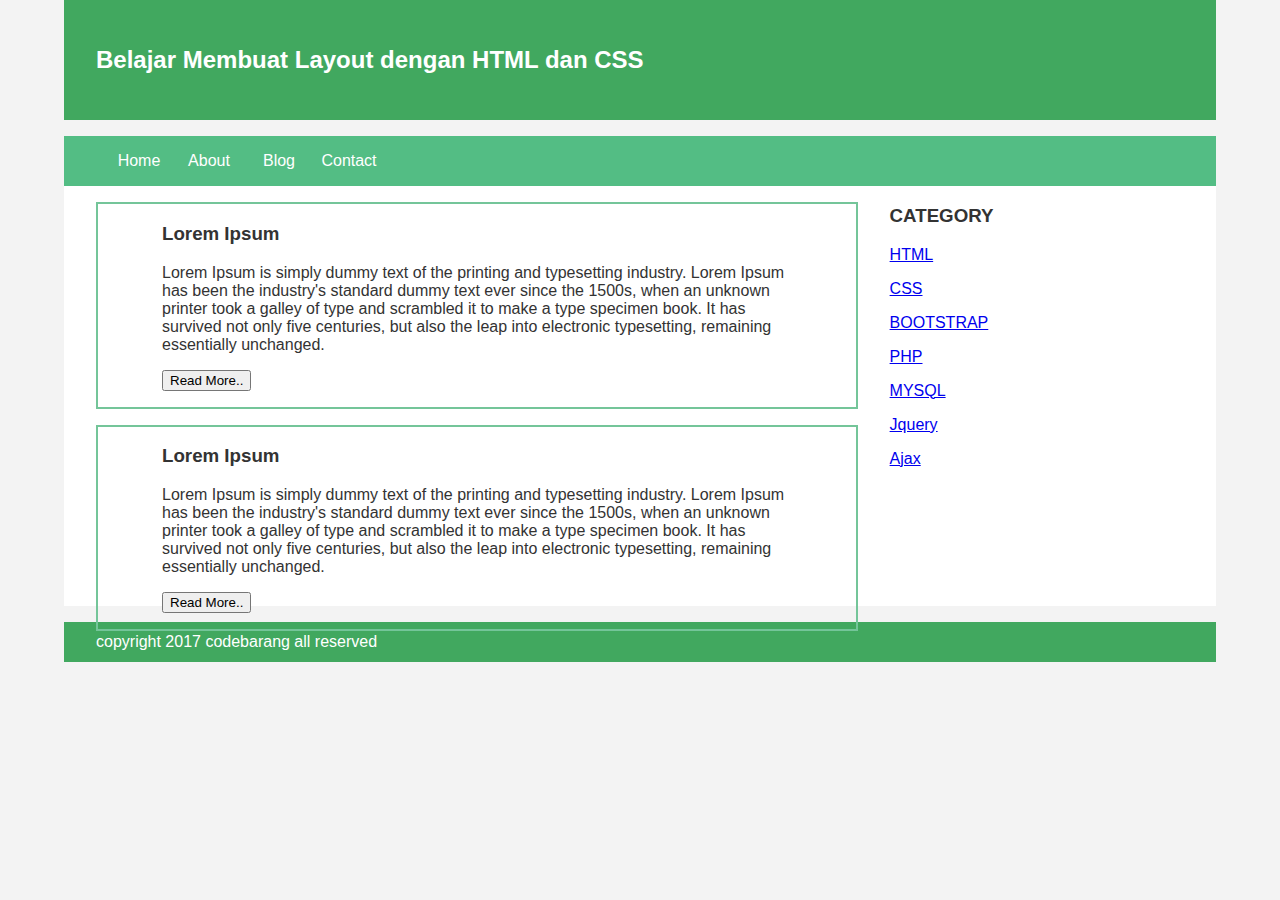
<file: index.html>
<html>
    <head>
        <title>Belajar Membuat Layout dengan HTML dan CSS</title>
        <link rel="stylesheet" href="custom.css"/>
    </head>
    <body>
        <div class="header">
            <div class="jarak">
                <h2>Belajar Membuat Layout dengan HTML dan CSS</h2>
            </div>
        </div>
        <div class="menu">
            <ul>
                <li><a href="#">Home</a></li>
                <li><a href="#">About</a></li>
                <li><a href="#">Blog</a></li>
                <li><a href="#">Contact</a></li>
            </ul>
        </div>
        <div class="content">
            <div class="jarak">
                <!-- kiri -->
                <div class="kiri">
                    <!-- blog -->
                    <div class="border">
                        <div class="jarak">
                            <h3>Lorem Ipsum</h3>
                            <p>Lorem Ipsum is simply dummy text of the printing and typesetting industry. Lorem Ipsum has been  the industry's standard dummy text ever since the 1500s, when an unknown printer took a galley of type and scrambled it to make a type specimen book. It has survived not only five centuries, but also the leap into electronic typesetting, remaining essentially unchanged.</p>
                            <button class="btn">Read More.. </button>
                        </div>
                    </div>
                    <!-- end blog -->
                    <!-- blog -->
                    <div class="border">
                        <div class="jarak">
                            <h3>Lorem Ipsum</h3>
                            <p>Lorem Ipsum is simply dummy text of the printing and typesetting industry. Lorem Ipsum has been  the industry's standard dummy text ever since the 1500s, when an unknown printer took a galley of type and scrambled it to make a type specimen book. It has survived not only five centuries, but also the leap into electronic typesetting, remaining essentially unchanged.</p>
                            <button class="btn">Read More.. </button>
                        </div>
                    </div>
                    <!-- end blog -->
                </div>
                <!-- kiri -->
                <!-- kanan -->
                <div class="kanan">
                    <div class="jarak">
                        <h3>CATEGORY</h3>
                        </hr>
                        <p><a href="#" class="undercor">HTML</a></p>
                        <p><a href="#" class="undercor">CSS</a></p>
                        <p><a href="#" class="undercor">BOOTSTRAP</a></p>
                        <p><a href="#" class="undercor">PHP</a></p>
                        <p><a href="#" class="undercor">MYSQL</a></p>
                        <p><a href="#" class="undercor">Jquery</a></p>
                        <p><a href="#" class="undercor">Ajax</a></p>
                    </div>
                </div>
                <!--kanan-->
            </div>
        </div>
        <div class="footer">
            <div class="jarak">
                <p>copyright 2017 codebarang all reserved</p>
            </div>
        </div>
    </body>
</html>
</file>
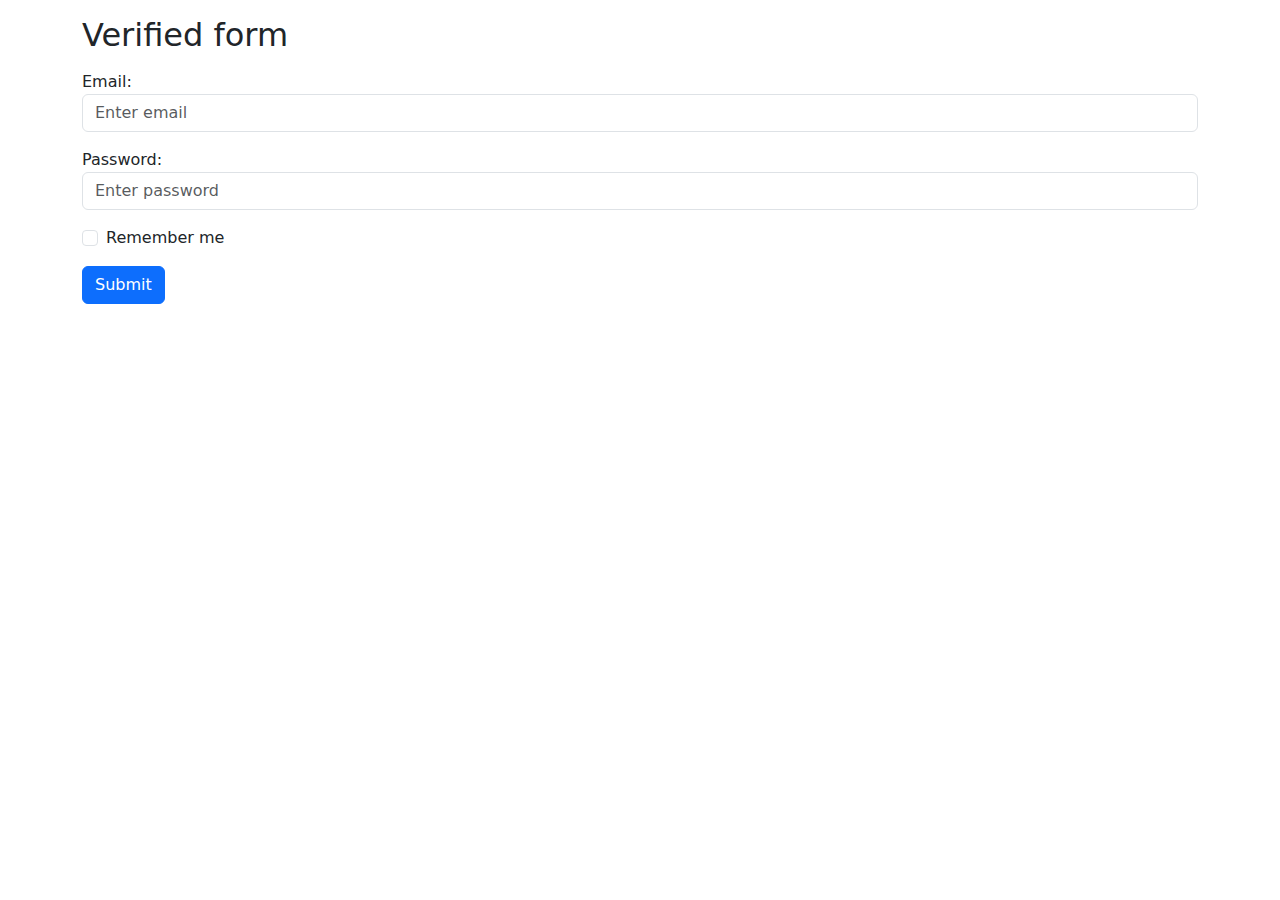
<file: form_css.html>
<!DOCTYPE html>
<html lang="en">
<head>
  <title>Bootstrap Example [Form]</title>
  <meta charset="utf-8">
  <meta name="viewport" content="width=device-width, initial-scale=1">
  <link href="css/bootstrap.min.css" rel="stylesheet">
  <script src="js/bootstrap.bundle.min.js"></script>
</head>
<body>

<div class="container mt-3">
  <h2>Verified form</h2>
  <form action="/action_page.php">
    <div class="mb-3 mt-3">
      <label for="email">Email:</label>
      <input type="email" class="form-control" id="email" placeholder="Enter email" name="email">
    </div>
    <div class="mb-3">
      <label for="pwd">Password:</label>
      <input type="password" class="form-control" id="pwd" placeholder="Enter password" name="pswd">
    </div>
    <div class="form-check mb-3">
      <label class="form-check-label">
        <input class="form-check-input" type="checkbox" name="remember"> Remember me
      </label>
    </div>
    <button type="submit" class="btn btn-primary">Submit</button>
  </form>
</div>

</body>
</html>
</file>
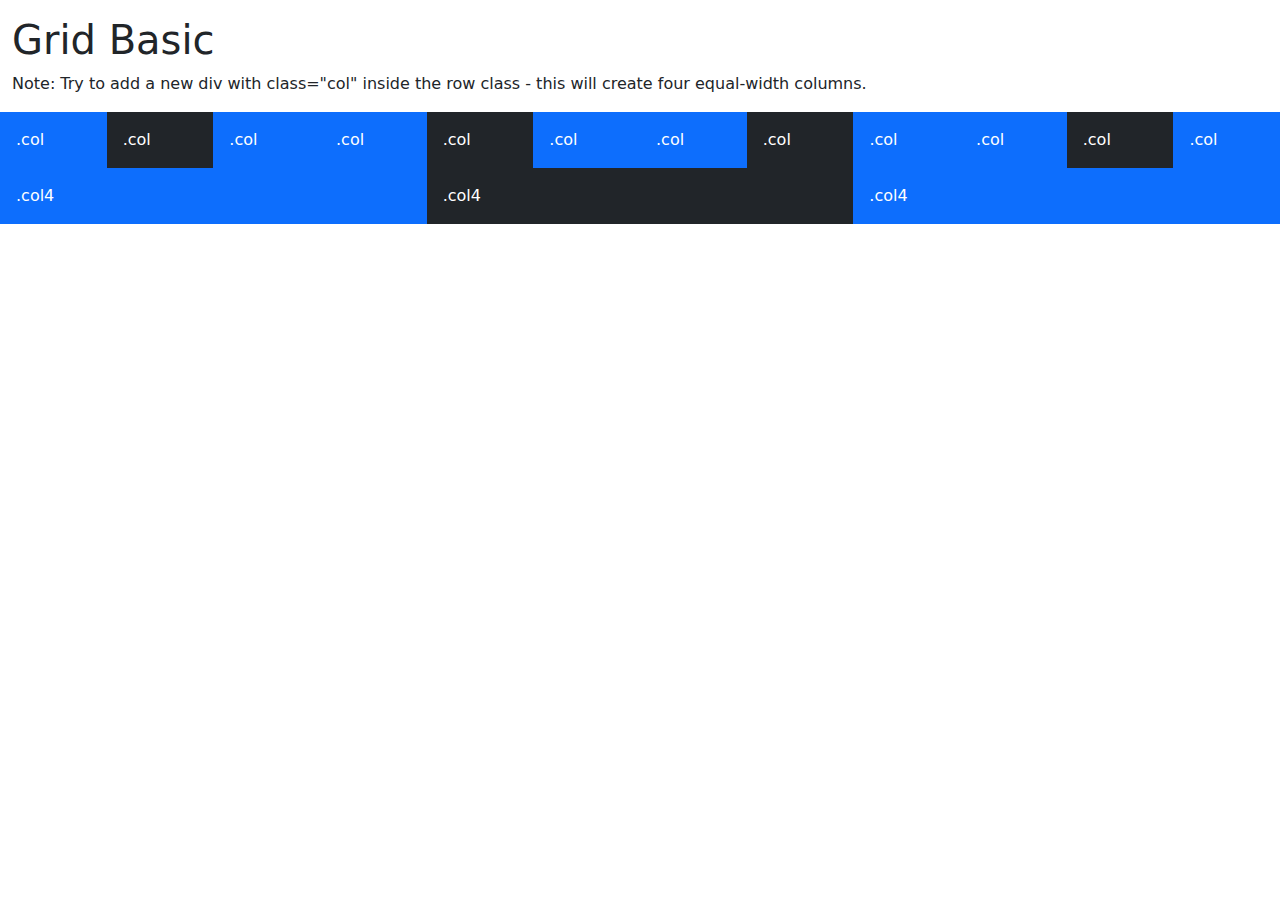
<file: gridbasic_css.html>
<!DOCTYPE html>
<html lang="en">
<head>
  <title>Bootstrap Example [Grid]</title>
  <meta charset="utf-8">
  <meta name="viewport" content="width=device-width, initial-scale=1">
  <link href="css/bootstrap.min.css" rel="stylesheet">
  <script src="js/bootstrap.bundle.min.js"></script>
</head>
<body>
  
<div class="container-fluid mt-3">
  <h1>Grid Basic</h1>
  <p>Note: Try to add a new div with class="col" inside the row class - this will create four equal-width columns.</p>
  <div class="row">
    <div class="col p-3 bg-primary text-white">.col</div>
    <div class="col p-3 bg-dark text-white">.col</div>
    <div class="col p-3 bg-primary text-white">.col</div>
    <div class="col p-3 bg-primary text-white">.col</div>
    <div class="col p-3 bg-dark text-white">.col</div>
    <div class="col p-3 bg-primary text-white">.col</div>
    <div class="col p-3 bg-primary text-white">.col</div>
    <div class="col p-3 bg-dark text-white">.col</div>
    <div class="col p-3 bg-primary text-white">.col</div>
    <div class="col p-3 bg-primary text-white">.col</div>
    <div class="col p-3 bg-dark text-white">.col</div>
    <div class="col p-3 bg-primary text-white">.col</div>
  </div>
  <div class="row">
    <div class="col p-3 bg-primary text-white">.col4</div>
    <div class="col p-3 bg-dark text-white">.col4</div>
    <div class="col p-3 bg-primary text-white">.col4</div>
  </div>
</div>

</body>
</html>
</file>
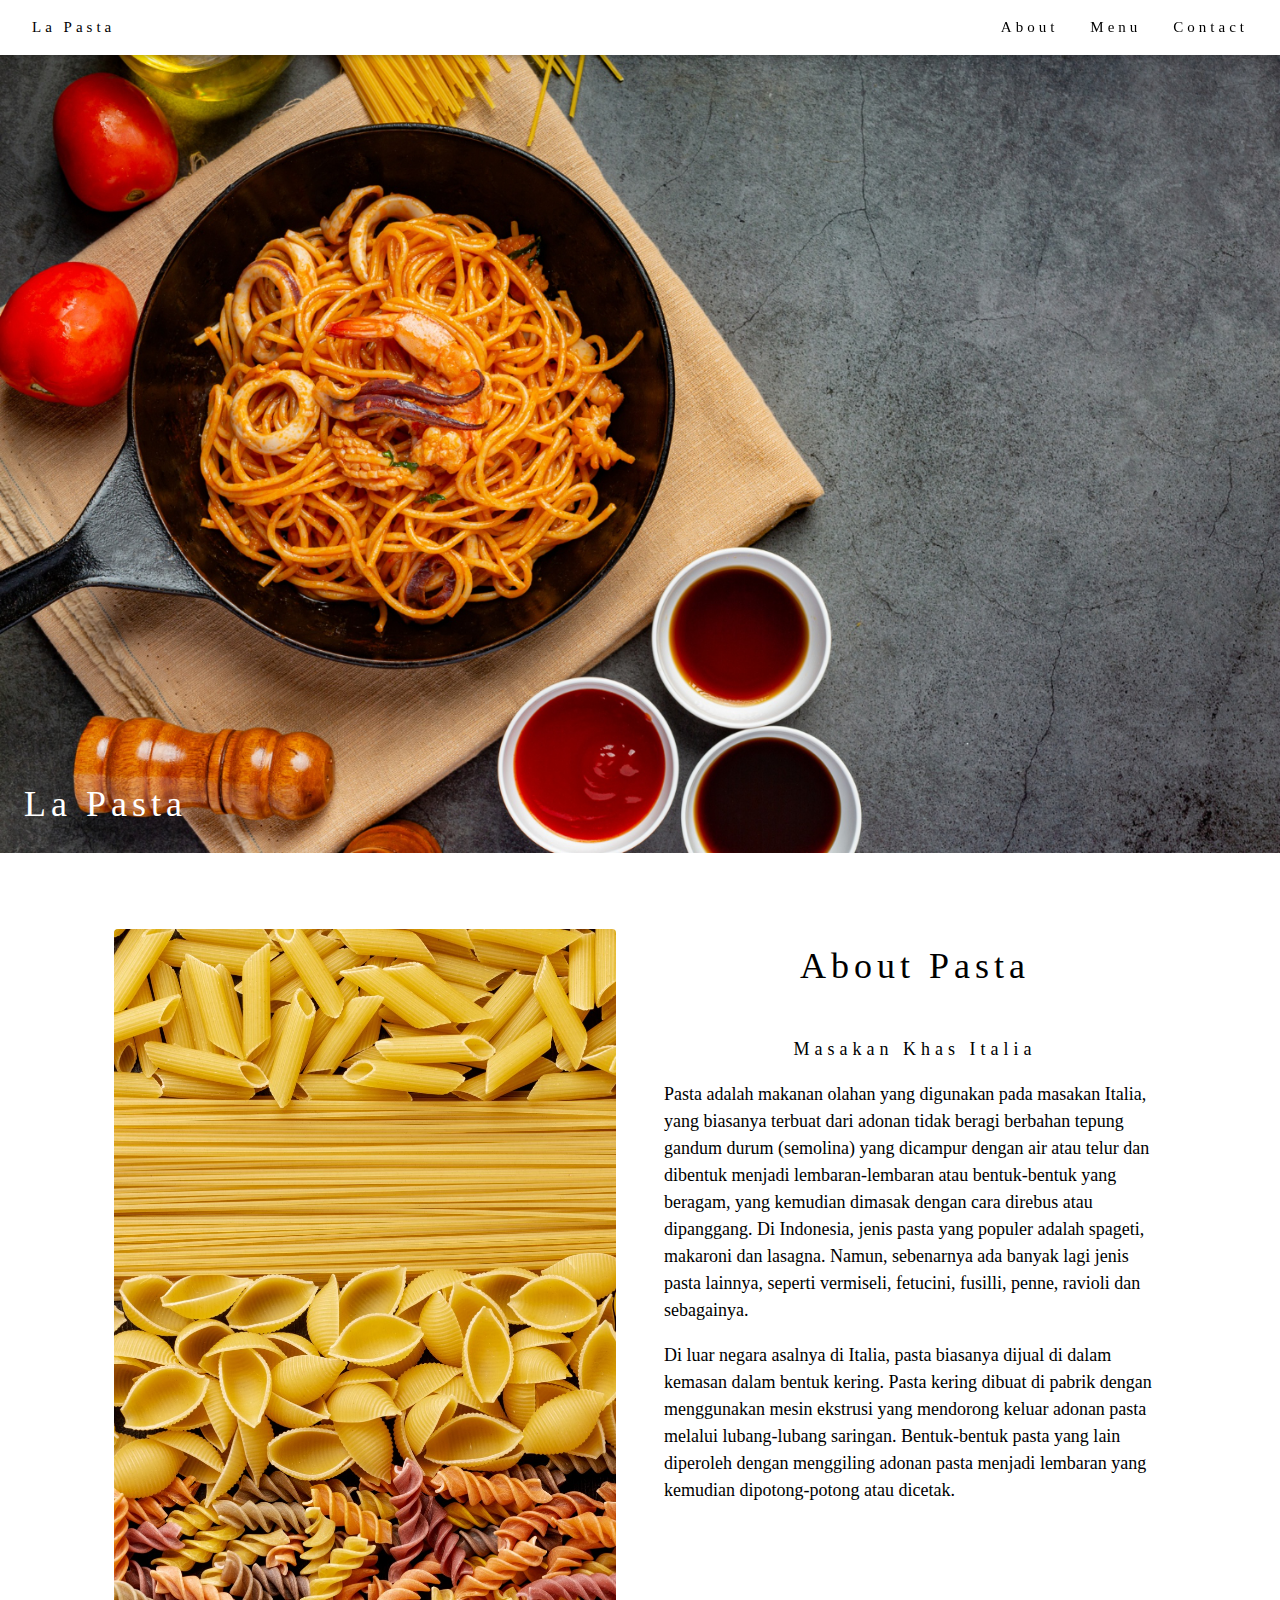
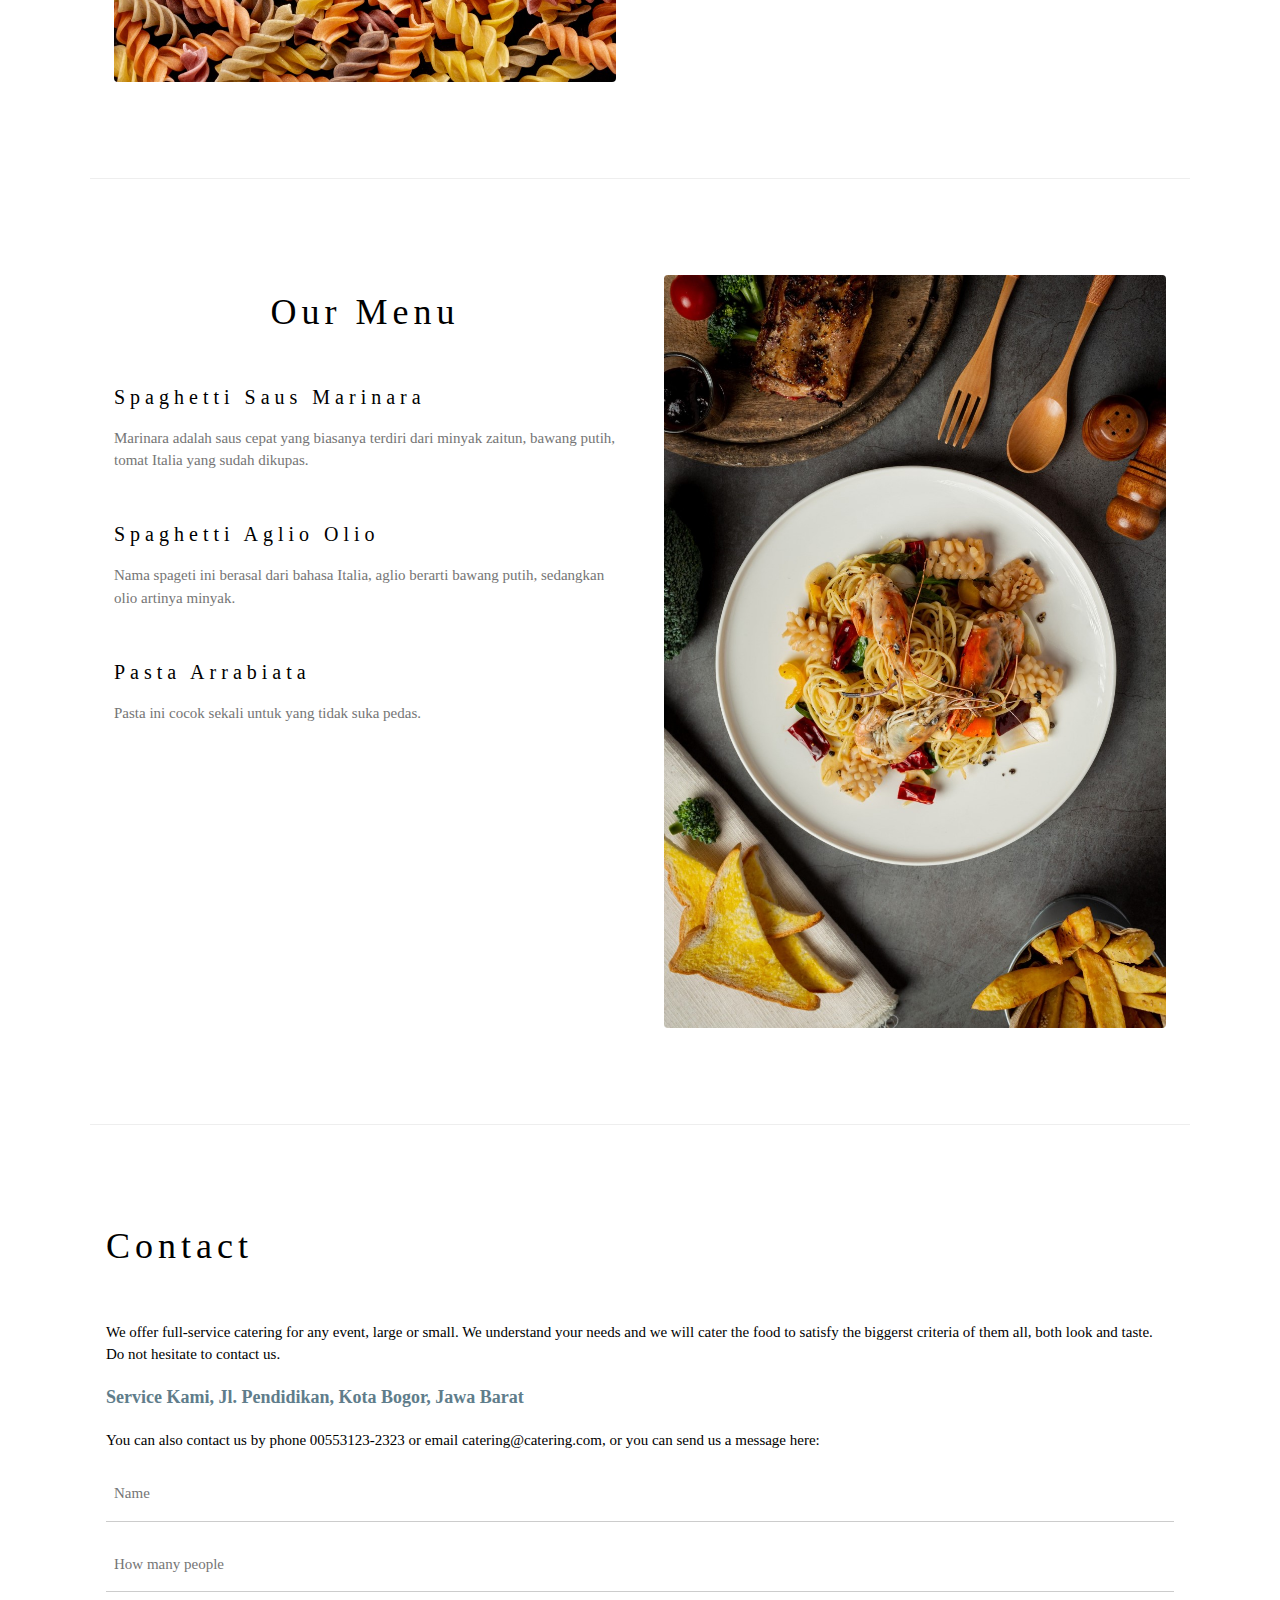
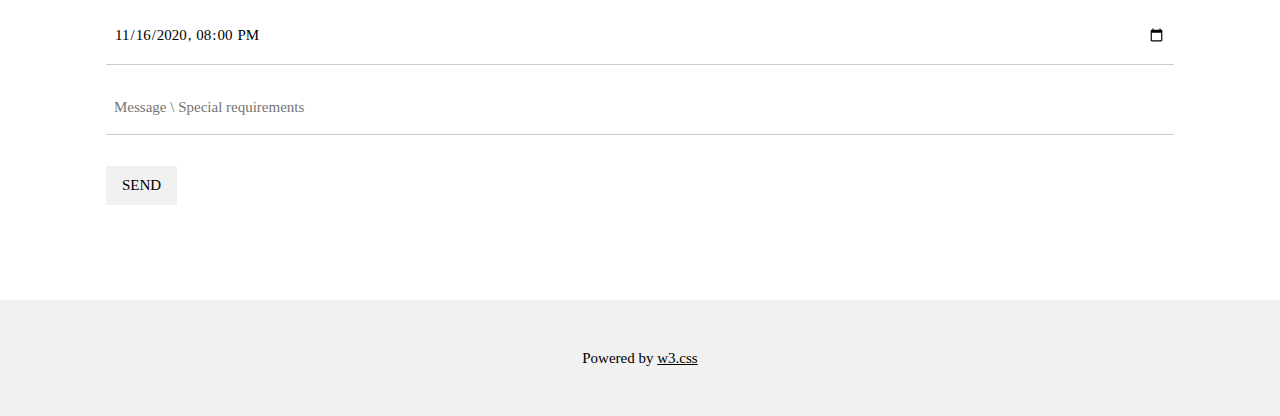
<file: latihanweb_css.html>
<!DOCTYPE html>
<html>
<head>
<title>Latihan Membuat Web</title>
<meta charset="UTF-8">
<meta name="viewport" content="width=device-width, initial-scale=1">
<link rel="stylesheet" href="https://www.w3schools.com/w3css/4/w3.css">
<style>
body {font-family: "Times New Roman", Georgia, Serif;}
h1, h2, h3, h4, h5, h6 {
  font-family: "Playfair Display";
  letter-spacing: 5px;
}
header{
    color: white;
}
</style>
</head>
<body>

<!-- Navbar (sit on top) -->
<div class="w3-top">
  <div class="w3-bar w3-white w3-padding w3-card" style="letter-spacing:4px;">
    <a href="#home" class="w3-bar-item w3-button">La Pasta</a>
    <!-- Right-sided navbar links. Hide them on small screens -->
    <div class="w3-right w3-hide-small">
      <a href="#about" class="w3-bar-item w3-button">About</a>
      <a href="#menu" class="w3-bar-item w3-button">Menu</a>
      <a href="#contact" class="w3-bar-item w3-button">Contact</a>
    </div>
  </div>
</div>

<!-- Header -->
<header class="w3-display-container w3-content w3-wide" style="max-width:1600px;min-width:500px" id="home">
  <img class="w3-image" src="spaghetti-seafood.jpg" alt="spaghetti-seafood" width="1600" height="500">
  <div class="w3-display-bottomleft w3-padding-large">
    <h1 class="w3-xxlarge">La Pasta</h1>
  </div>
</header>

<!-- Page content -->
<div class="w3-content" style="max-width:1100px">

  <!-- About Section -->
  <div class="w3-row w3-padding-64" id="about">
    <div class="w3-col m6 w3-padding-large w3-hide-small">
     <img src="pasta.jpg" class="w3-round w3-image" alt="tentang pasta" width="600" height="600">
    </div>

    <div class="w3-col m6 w3-padding-large">
      <h1 class="w3-center">About Pasta</h1><br>
      <h5 class="w3-center">Masakan Khas Italia</h5>
      <p class="w3-large">Pasta adalah makanan olahan yang digunakan pada masakan Italia, yang biasanya terbuat dari adonan tidak beragi berbahan tepung gandum durum (semolina) yang dicampur dengan air atau telur dan dibentuk menjadi lembaran-lembaran atau bentuk-bentuk yang beragam, yang kemudian dimasak dengan cara direbus atau dipanggang. Di Indonesia, jenis pasta yang populer adalah spageti, makaroni dan lasagna. Namun, sebenarnya ada banyak lagi jenis pasta lainnya, seperti vermiseli, fetucini, fusilli, penne, ravioli dan sebagainya.</p>
      <p class="w3-large">Di luar negara asalnya di Italia, pasta biasanya dijual di dalam kemasan dalam bentuk kering. Pasta kering dibuat di pabrik dengan menggunakan mesin ekstrusi yang mendorong keluar adonan pasta melalui lubang-lubang saringan. Bentuk-bentuk pasta yang lain diperoleh dengan menggiling adonan pasta menjadi lembaran yang kemudian dipotong-potong atau dicetak.</p>
    </div>
  </div>
  
  <hr>
  
  <!-- Menu Section -->
  <div class="w3-row w3-padding-64" id="menu">
    <div class="w3-col l6 w3-padding-large">
      <h1 class="w3-center">Our Menu</h1><br>
      <h4>Spaghetti Saus Marinara</h4>
      <p class="w3-text-grey">Marinara adalah saus cepat yang biasanya terdiri dari minyak zaitun, bawang putih, tomat Italia yang sudah dikupas.</p><br>
    
      <h4>Spaghetti Aglio Olio</h4>
      <p class="w3-text-grey">Nama spageti ini berasal dari bahasa Italia, aglio berarti bawang putih, sedangkan olio artinya minyak.</p><br>
    
      <h4>Pasta Arrabiata</h4>
      <p class="w3-text-grey">Pasta ini cocok sekali untuk yang tidak suka pedas.</p><br>
     
    </div>
    
    <div class="w3-col l6 w3-padding-large">
      <img src="menu_pasta.jpg" class="w3-round w3-image" alt="menu" style="width:100%">
    </div>
  </div>

  <hr>

  <!-- Contact Section -->
  <div class="w3-container w3-padding-64" id="contact">
    <h1>Contact</h1><br>
    <p>We offer full-service catering for any event, large or small. We understand your needs and we will cater the food to satisfy the biggerst criteria of them all, both look and taste. Do not hesitate to contact us.</p>
    <p class="w3-text-blue-grey w3-large"><b>Service Kami, Jl. Pendidikan, Kota Bogor, Jawa Barat</b></p>
    <p>You can also contact us by phone 00553123-2323 or email catering@catering.com, or you can send us a message here:</p>
    <form action="/action_page.php" target="_blank">
      <p><input class="w3-input w3-padding-16" type="text" placeholder="Name" required name="Name"></p>
      <p><input class="w3-input w3-padding-16" type="number" placeholder="How many people" required name="People"></p>
      <p><input class="w3-input w3-padding-16" type="datetime-local" placeholder="Date and time" required name="date" value="2020-11-16T20:00"></p>
      <p><input class="w3-input w3-padding-16" type="text" placeholder="Message \ Special requirements" required name="Message"></p>
      <p><button class="w3-button w3-light-grey w3-section" type="submit">SEND</button></p>
    </form>
  </div>
  
<!-- End page content -->
</div>

<!-- Footer -->
<footer class="w3-center w3-light-grey w3-padding-32">
  <p>Powered by <a href="https://www.w3schools.com/w3css/default.asp" title="W3.CSS" target="_blank" class="w3-hover-text-green">w3.css</a></p>
</footer>

</body>
</html>
</file>
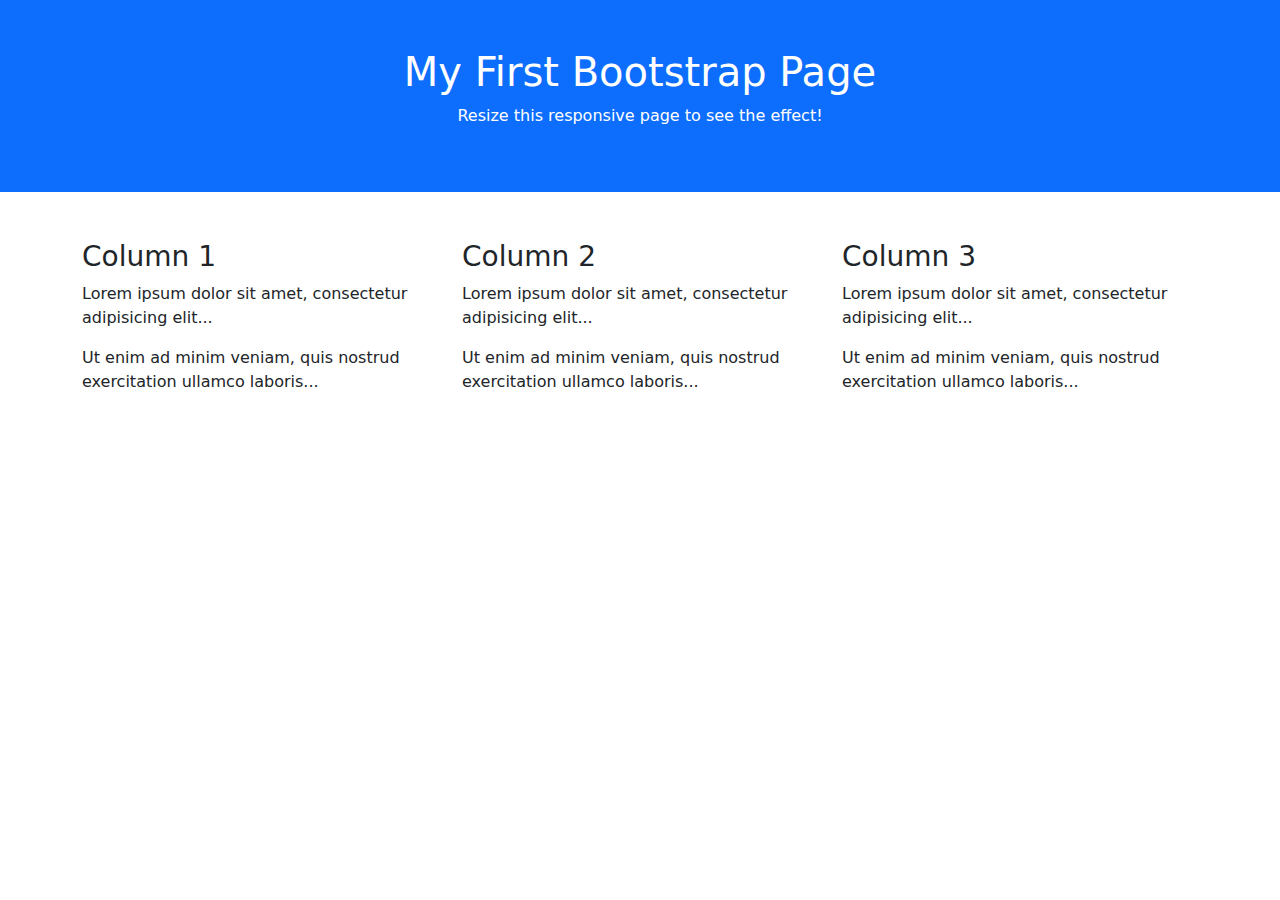
<file: myfirstpage_css.html>
<!DOCTYPE html>
<html lang="en">
    <head>
        <title>Bootstrap 5 Example</title>
        <meta charset="utf-8">
        <meta name="viewport" content="width=device-width, initial-scale=1">
        <link href="css/bootstrap.min.css" rel="stylesheet">
        <script src="js/bootstrap.bundle.min.js"></script>
    </head>
<body>

<div class="container-fluid p-5 bg-primary text-white text-center">
  <h1>My First Bootstrap Page</h1>
  <p>Resize this responsive page to see the effect!</p> 
</div>
  
<div class="container mt-5">
  <div class="row">
    <div class="col-sm-4">
      <h3>Column 1</h3>
      <p>Lorem ipsum dolor sit amet, consectetur adipisicing elit...</p>
      <p>Ut enim ad minim veniam, quis nostrud exercitation ullamco laboris...</p>
    </div>
    <div class="col-sm-4">
      <h3>Column 2</h3>
      <p>Lorem ipsum dolor sit amet, consectetur adipisicing elit...</p>
      <p>Ut enim ad minim veniam, quis nostrud exercitation ullamco laboris...</p>
    </div>
    <div class="col-sm-4">
      <h3>Column 3</h3>        
      <p>Lorem ipsum dolor sit amet, consectetur adipisicing elit...</p>
      <p>Ut enim ad minim veniam, quis nostrud exercitation ullamco laboris...</p>
    </div>
  </div>
</div>

</body>
</html>
</file>
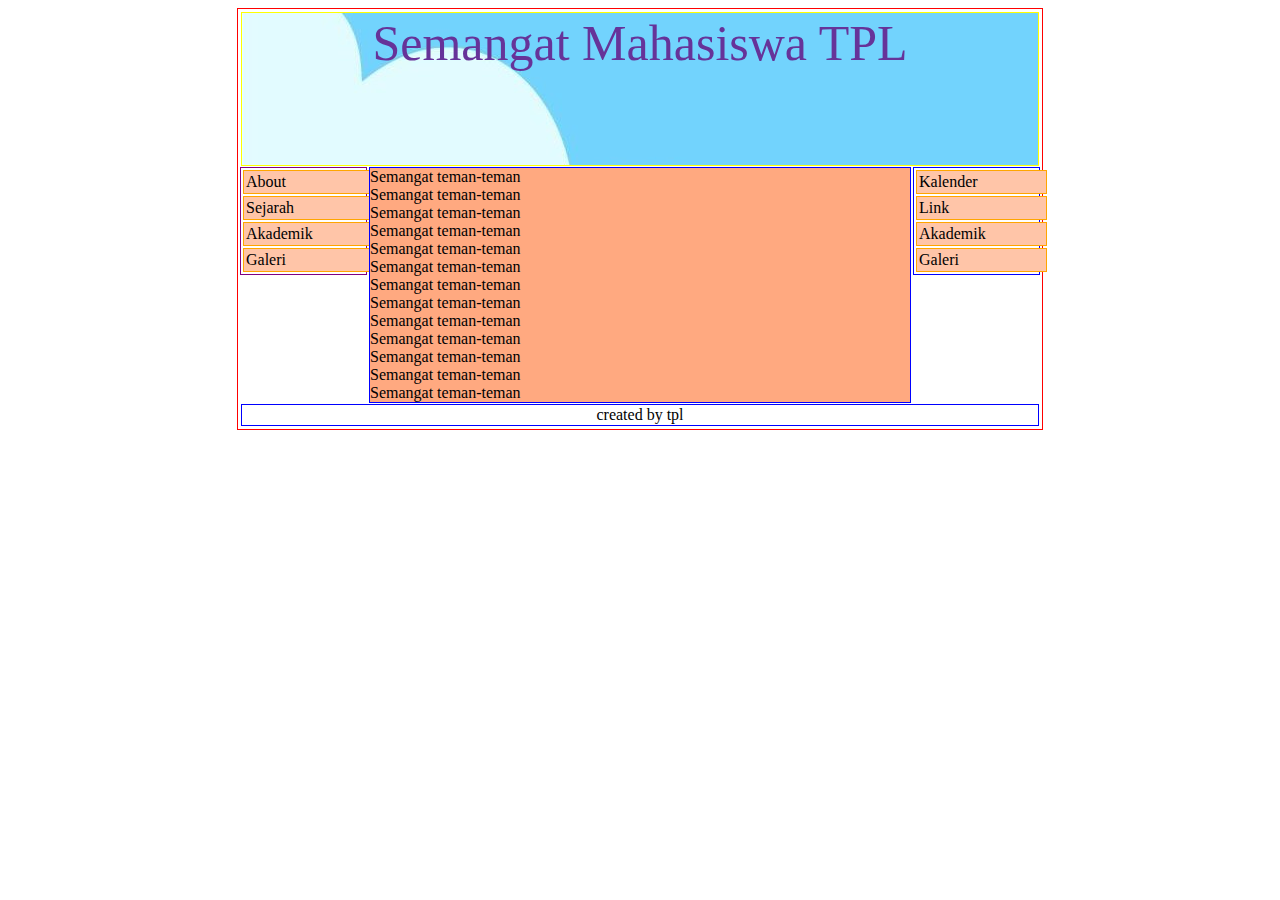
<file: tabelcss.html>
<html>
    <head>
        <title> Tabel CSS</title>
        <style type="text/css">
            #main{
                width: 800;
                margin:0 auto;
                border: 1px solid red;
                padding: 2px;
            }
            #header{
                padding: 1px;
                margin: 1px;
                border: 1px solid yellow;
                text-align: center;
                height: 150px;
                background-color: #804040;
                color: rebeccapurple;
                font-size: 50px;
                background: url(pantai.jpg);
            }
            #menu-kiri{
                width: 125px;
                float: left;
                border: 1px solid purple;
                margin-right: 2px;
            }
            #menu-kanan{
                width: 125px;
                float: right;
                border: 1px solid blue;
                margin-left: 2px;
            }
            #menu-kiri div, #menu-kanan div{
                padding: 2px;
                margin: 2px;
                width: 125px;
                border: 1px solid orange;
                background-color: #ffc5a8;
            }
            #konten{
                width: 540px;
                float: left;
                border: 1px solid blue;
                background-color: #ffa980;
            }
            #footer{
                padding: 1px;
                margin: 1px;
                text-align: center;
                border: 1px solid blue;
            }
            .clear{
                float: none;
                clear: both;
            }
        </style>
    </head>
    <body>
        <div id="main">
            <div id="header"> Semangat Mahasiswa TPL </div>
            <div id="menu-kiri">
                <div> About </div>
                <div> Sejarah </div>
                <div> Akademik </div>
                <div> Galeri </div>
            </div>
            <div id="konten">
                Semangat teman-teman <br />
                Semangat teman-teman <br />
                Semangat teman-teman <br />
                Semangat teman-teman <br />
                Semangat teman-teman <br />
                Semangat teman-teman <br />
                Semangat teman-teman <br />
                Semangat teman-teman <br />
                Semangat teman-teman <br />
                Semangat teman-teman <br />
                Semangat teman-teman <br />
                Semangat teman-teman <br />
                Semangat teman-teman <br />
            </div>
            <div div id="menu-kanan">
                <div> Kalender </div>
                <div> Link </div>
                <div> Akademik </div>
                <div> Galeri </div>
            </div>
            <div class="clear"> </div>
            <div id="footer"> created by tpl </div>
        </div>
    </body>
</html>
</file>
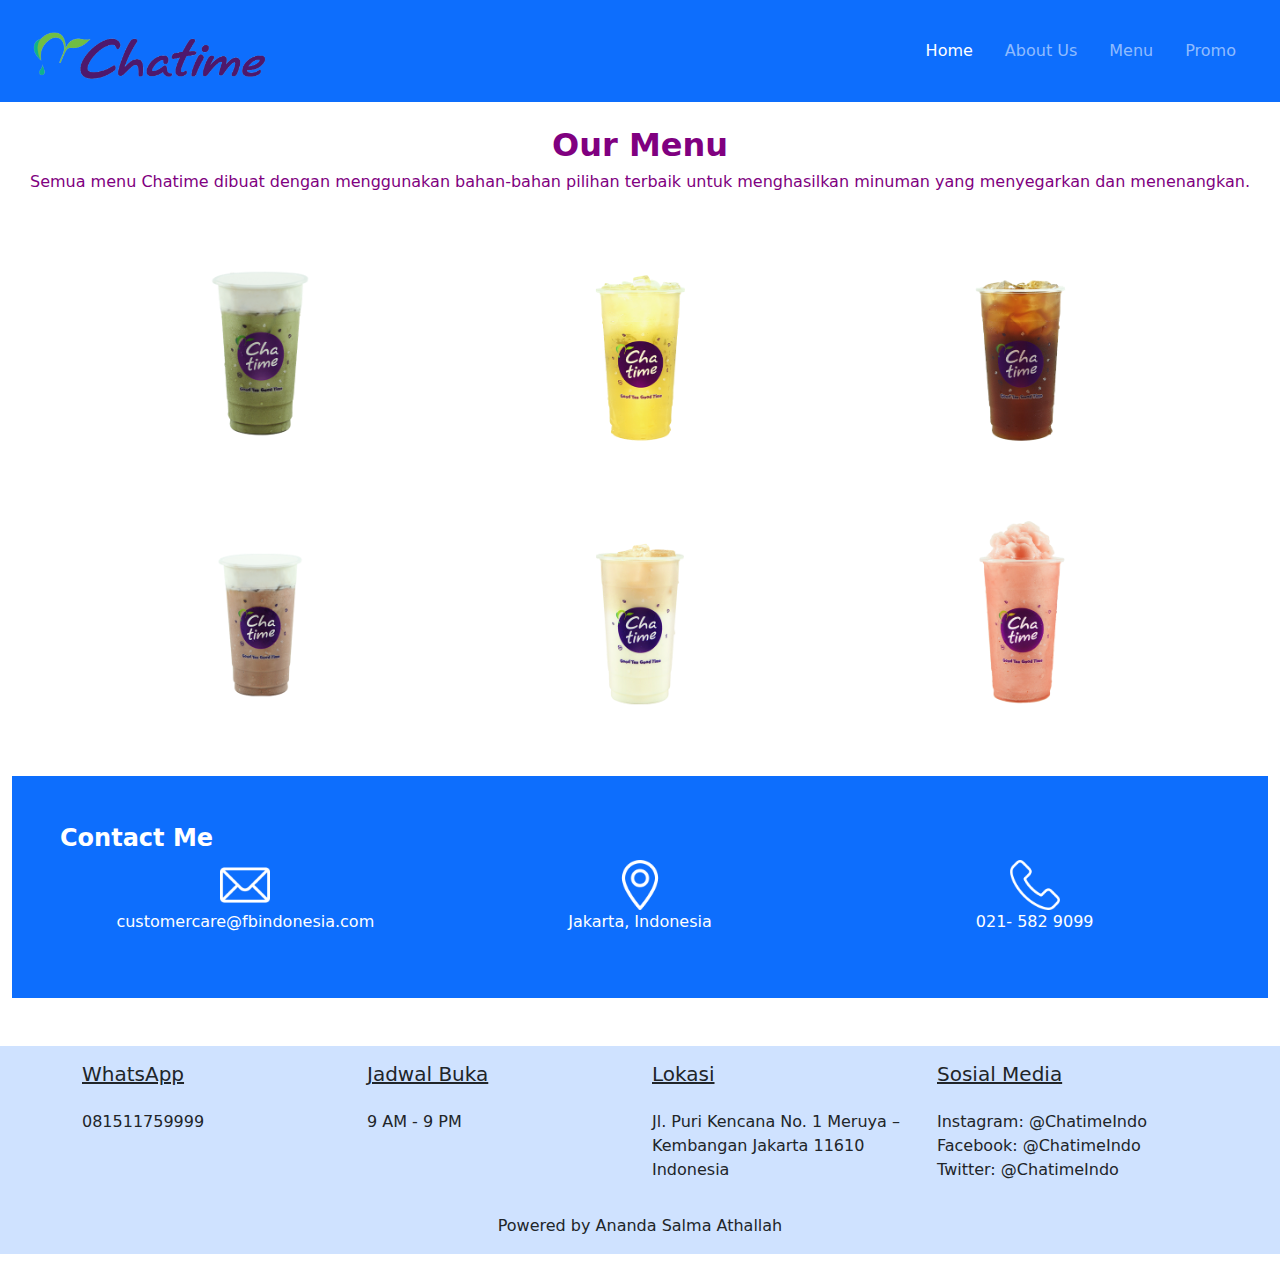
<file: tugasprk5.html>
<!DOCTYPE html>
<html lang="en">
<head>
  <title>[New] Web Chatime</title>
  <meta charset="utf-8">
  <meta name="viewport" content="width=device-width, initial-scale=1">
  <link href="css/bootstrap.min.css" rel="stylesheet">
  <script src="js/bootstrap.bundle.min.js"></script>
  <style>
    h2,h6{color: purple;}
</style>
</head>
<body>
    <nav class="navbar navbar-expand-lg navbar-dark bg-primary p-3">
        <div class="container-fluid">
          <a class="navbar-brand" href="#"><img src="logo_chatime-removebg-preview.png" alt="..." height="60"></a>
          <button class="navbar-toggler" type="button" data-bs-toggle="collapse" data-bs-target="#navbarNavDropdown" aria-controls="navbarNavDropdown" aria-expanded="false" aria-label="Toggle navigation">
            <span class="navbar-toggler-icon"></span>
          </button>
        
          <div class=" collapse navbar-collapse" id="navbarNavDropdown">
            <ul class="navbar-nav ms-auto ">
              <li class="nav-item">
                <a class="nav-link mx-2 active" aria-current="page" href="#">Home</a>
              </li>
              <li class="nav-item">
                <a class="nav-link mx-2" href="#">About Us</a>
              </li>
              <li class="nav-item">
                <a class="nav-link mx-2" href="#">Menu</a>
              </li>
              <li class="nav-item">
                <a class="nav-link mx-2" href="#">Promo</a>
              </li>
            </ul>
          </div>
        </div>
        </nav>
        <br/>
        <h2 align="center"><b>Our Menu</b></h2>
        <h6 align="center"><p>Semua menu Chatime dibuat dengan menggunakan bahan-bahan pilihan terbaik untuk menghasilkan minuman yang menyegarkan dan menenangkan.</p></h6>
        <div class="container mt-5">
            <div class="row" align="center">
              <div class="col-sm-4">
                <img src="matcha-mousse.png" alt="..." height="220">
              </div>
              <div class="col-sm-4">
                <img src="brown-rice-genmaicha-tea.png" alt="..." height="220">
              </div>
              <div class="col-sm-4">
                <img src="chatime-roasted-tea.png" alt="..." height="220">
              </div>
            </div>
          </div>
          <div class="container mt-5">
            <div class="row" align="center">
              <div class="col-sm-4">
                <img src="chocolate-mousse.png" alt="..." height="220">
              </div>
              <div class="col-sm-4">
                <img src="green-tea-latte.png" alt="..." height="220">
              </div>
              <div class="col-sm-4">
                <img src="strawberry-smoothie.png" alt="..." height="220">
              </div>
            </div>
          </div>
          <div class="container mt-5 modal-fullscreen">
            <div class="p-5 mb-5 bg-primary text-white">
                <h4 id="contact"><b>Contact Me</b></h4>
                <div class="row" align="center">
                    <div class="col-sm-4">
                        <img src="mail.png" height="50">
                        <i class="fa fa-mail"></i>
                        <p>customercare@fbindonesia.com</p>
                    </div>
                    <div class="col-sm-4">
                        <img src="maps-and-flags.png" height="50">
                        <i class="fa fa-map-marker"></i>
                        <p>Jakarta, Indonesia</p>
                    </div>
                    <div class="col-sm-4">
                        <img src="telephone.png" height="50">
                        <i class="fa fa-phone"></i>
                        <p>021- 582 9099</p>
                    </div>
                </div>
            </div>
          </div>

          <!--footer-->
          <footer class="page-footer font-small indigo bg-primary-subtle">

            <!-- Footer Links -->
            <div class="container text-center text-md-left">
          
              <!-- Grid row -->
              <div class="row" align="left">
          
                <!-- Grid column -->
                <div class="col-md-3 mx-auto">
  
                    <!-- Links -->
                    <h5 class="font-weight-bold text-capitalize mt-3 mb-4"><u>WhatsApp</u></h5>
            
                    <ul class="list-unstyled">
                      <li>
                        <a> 081511759999</a>
                      </li>
            
                  </div>
          
                <hr class="clearfix w-100 d-md-none">
          
                <!-- Grid column -->
                <div class="col-md-3 mx-auto">
          
                  <!-- Links -->
                  <h5 class="font-weight-bold text-capitalize mt-3 mb-4"><u>Jadwal Buka</u></h5>
          
                  <ul class="list-unstyled">
                    <li>
                      <a>9 AM - 9 PM </a>
                    </li>
                </div>
                <!-- Grid column -->
          
                <hr class="clearfix w-100 d-md-none">
          
                <!-- Grid column -->
                <div class="col-md-3 mx-auto">
          
                  <!-- Links -->
                  <h5 class="font-weight-bold text-capitalize mt-3 mb-4"><u>Lokasi</u></h5>
          
                  <ul class="list-unstyled">
                    <li>
                      <p>Jl. Puri Kencana No. 1
                        Meruya – Kembangan 
                        Jakarta 11610 Indonesia</p>
                    </li>
          
                </div>
                <!-- Grid column -->
          
                <hr class="clearfix w-100 d-md-none">
          
                <!-- Grid column -->
                <div class="col-md-3 mx-auto">
          
                  <!-- Links -->
                  <h5 class="font-weight-bold text-capitalize mt-3 mb-4"><u>Sosial Media</u></h5>
          
                  <ul class="list-unstyled">
                    <li>
                        <a>Instagram: @ChatimeIndo</a><br>
                        <a>Facebook: @ChatimeIndo</a><br>
                        <a>Twitter: @ChatimeIndo</a><br>
                    </li>
          
                </div>
                <!-- Grid column -->
              </div>
              <!-- Grid row -->
          
    </div>
  
    <div class="footer-copyright text-center py-3">
      <a> Powered by Ananda Salma Athallah</a>
    </div>
  
  </footer>
  <!-- Footer -->             

</body>
</html>
​
</file>
<file: custom.css>
body{
    background: #f3f3f3;
    color: #333;
    width: 100%;
    font-family: sans-serif;
    margin: 0 auto;
}
.header{
    width: 90%;
    margin: auto;
    height: 120px;
    line-height: 120px;
    background: #41A85F;
    color: #fff;
}
.content{
    width: 90%;
    margin: auto;
    height: 420px;
    padding: 0.1px;
    background: #fff;
    color: #333;
}
.kiri{
    width: 70%;
    float: left;
    margin: auto;
    background: #fff;
    height: 420px;
}
.kanan{
    width: 30%;
    float: left;
    margin: auto;
    background: #fff;
    height: 420px;
}
.border{
    border: 2px solid #74c599;
    margin-top: 1pc;
    padding-bottom: 1pc;
    padding-left: 2pc;
    padding-right: 2pc;
}
.undecor{
    text-decoration: none;
}
.footer{
    width: 90%;
    margin: auto;
    height: 40px;
    line-height: 40px;
    background: #41a85f;
    color: #fff;
}
.menu{
    background-color: #53bd84;
    height: 50px;
    line-height: 50px;
    position: relative;
    width: 90%;
    margin: 0 auto;
    padding: 0 auto;
}
.jarak{
    padding: 0 2pc;
}
.menu ul{
    list-style: none;
}
.menu ul li a{
    float: left;
    width: 70px;
    display: block;
    text-align: center;
    color: #fff;
    text-decoration: none;
}
.menu ul li a:hover{
    background-color: #74c599;
    display: block;
}
</file>
